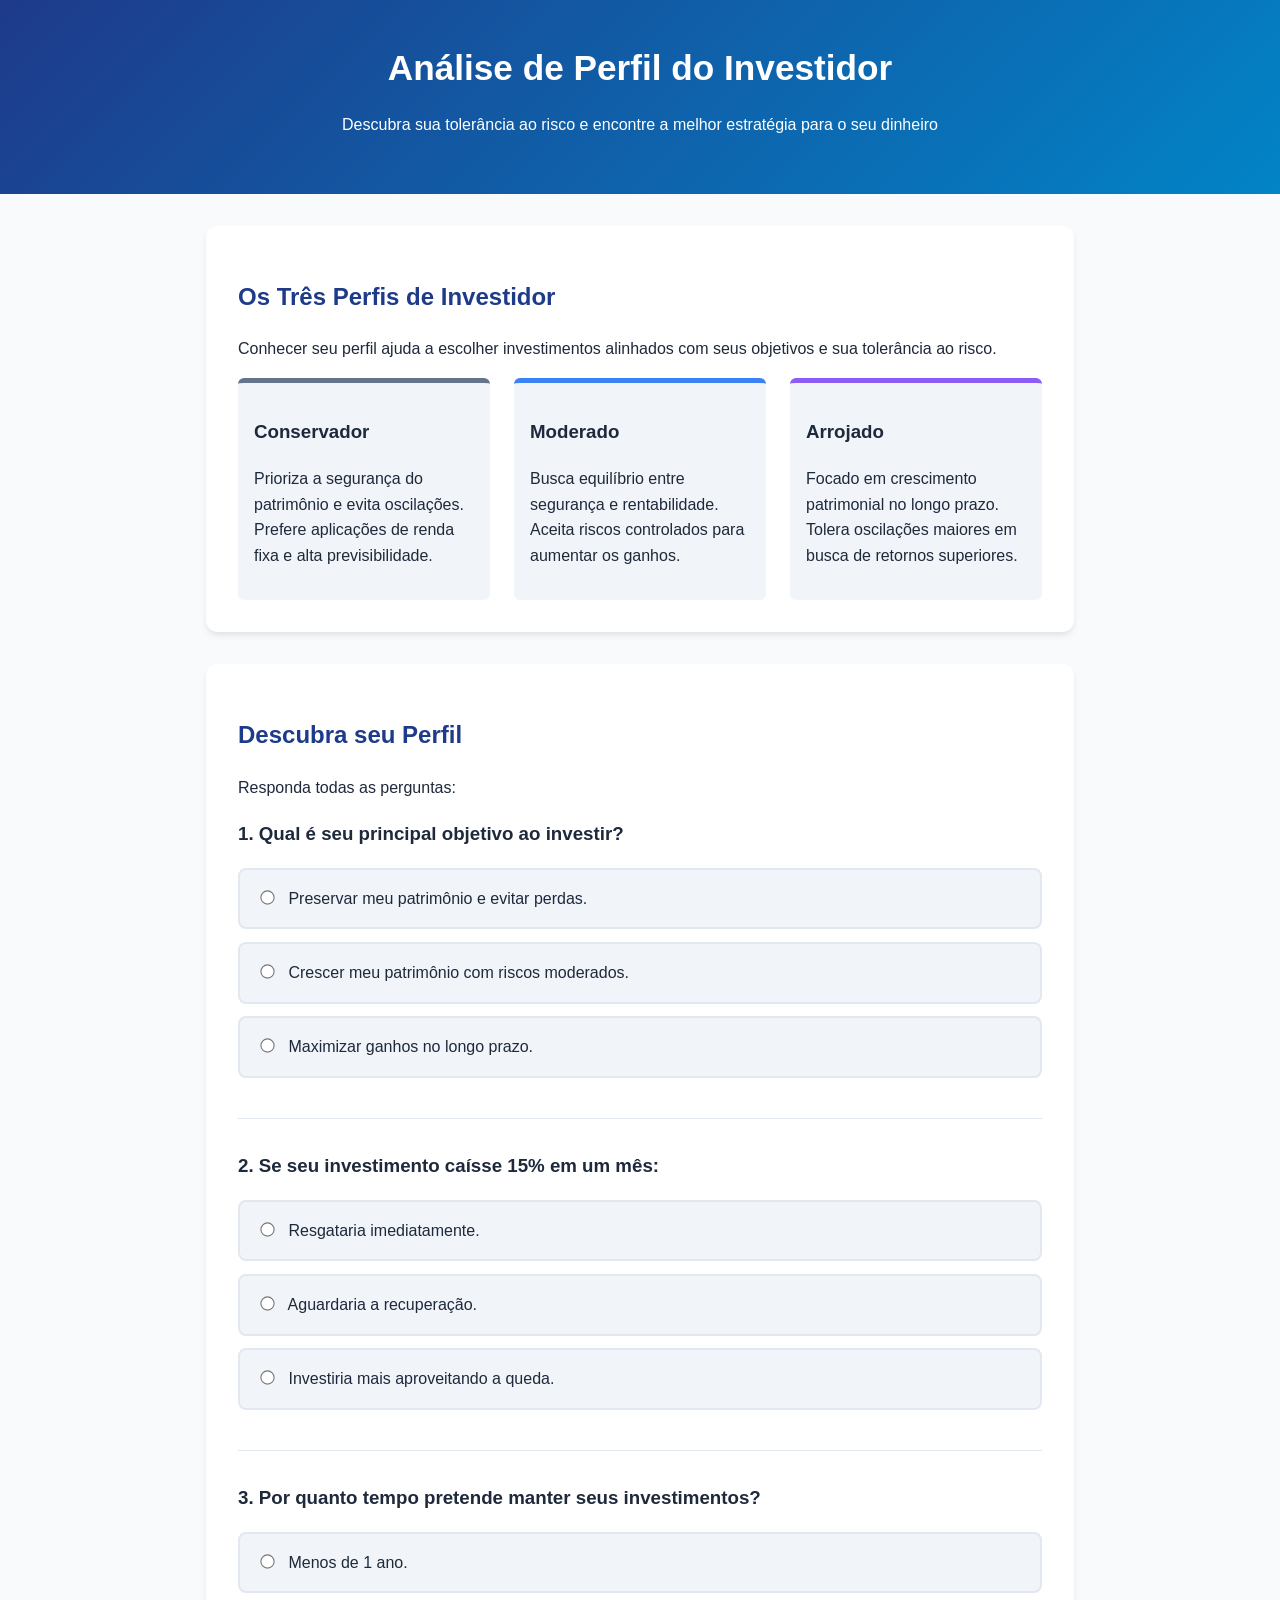
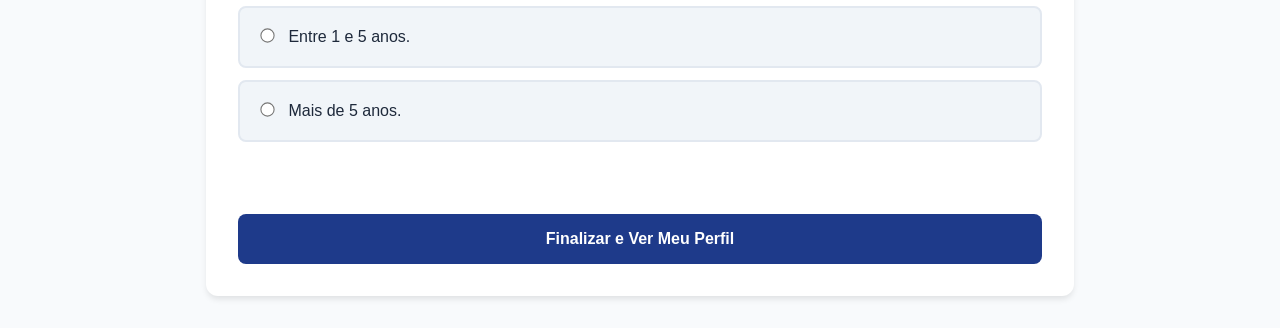
<file: index.html>
<!DOCTYPE html>
<html lang="pt-BR">
<head>
    <meta charset="UTF-8">
    <meta name="viewport" content="width=device-width, initial-scale=1.0">
    <title>Análise de Perfil do Investidor</title>

    <style>
        :root {
            --primary: #1e3a8a;
            --secondary: #0284c7;
            --dark: #1e293b;
            --light: #f8fafc;
            --success: #10b981;
        }

        * {
            box-sizing: border-box;
        }

        body {
            font-family: "Segoe UI", Tahoma, Geneva, Verdana, sans-serif;
            line-height: 1.6;
            margin: 0;
            padding: 0;
            background-color: var(--light);
            color: var(--dark);
        }

        header {
            background: linear-gradient(135deg, var(--primary), var(--secondary));
            color: white;
            text-align: center;
            padding: 2.5rem 1rem;
        }

        h1 {
            margin: 0;
            font-size: 2.2rem;
        }

        h2 {
            color: var(--primary);
        }

        .container {
            max-width: 900px;
            margin: 2rem auto;
            padding: 0 1rem;
        }

        .section-profiles,
        .quiz-container,
        .result-box {
            background: white;
            padding: 2rem;
            border-radius: 12px;
            box-shadow: 0 4px 6px -1px rgba(0,0,0,.1);
            margin-bottom: 2rem;
        }

        .profiles-grid {
            display: grid;
            grid-template-columns: repeat(auto-fit, minmax(220px, 1fr));
            gap: 1.5rem;
            margin-top: 1rem;
        }

        .profile-card {
            border-top: 5px solid var(--secondary);
            padding: 1rem;
            background: #f1f5f9;
            border-radius: 6px;
        }

        .profile-card.conservador {
            border-color: #64748b;
        }

        .profile-card.moderado {
            border-color: #3b82f6;
        }

        .profile-card.arrojado {
            border-color: #8b5cf6;
        }

        .question {
            margin-bottom: 2rem;
            border-bottom: 1px solid #e2e8f0;
            padding-bottom: 1.5rem;
        }

        .question:last-of-type {
            border-bottom: none;
        }

        .options-list {
            list-style: none;
            padding: 0;
        }

        .options-list li {
            margin-bottom: .8rem;
        }

        label {
            display: block;
            padding: 1rem;
            background: #f1f5f9;
            border: 2px solid #e2e8f0;
            border-radius: 8px;
            cursor: pointer;
            transition: .2s;
        }

        label:hover {
            background: #e2e8f0;
            border-color: var(--secondary);
        }

        input[type="radio"] {
            margin-right: 10px;
            transform: scale(1.1);
        }

        .btn {
            background-color: var(--primary);
            color: white;
            border: none;
            padding: 1rem;
            width: 100%;
            border-radius: 8px;
            font-size: 1rem;
            font-weight: bold;
            cursor: pointer;
            transition: .2s;
        }

        .btn:hover {
            background-color: var(--secondary);
        }

        .result-box {
            display: none;
            text-align: center;
            border: 3px solid var(--success);
            background: #f0fdf4;
        }

        .result-title {
            font-size: 2rem;
            color: var(--success);
            font-weight: bold;
            margin: 1rem 0;
        }

        .desc-text {
            font-size: 1.1rem;
            margin-bottom: 2rem;
        }
    </style>
</head>
<body>

<header>
    <h1>Análise de Perfil do Investidor</h1>
    <p>Descubra sua tolerância ao risco e encontre a melhor estratégia para o seu dinheiro</p>
</header>

<div class="container">

    <!-- PERFIS -->
    <section class="section-profiles">
        <h2>Os Três Perfis de Investidor</h2>
        <p>
            Conhecer seu perfil ajuda a escolher investimentos alinhados com seus objetivos
            e sua tolerância ao risco.
        </p>

        <div class="profiles-grid">

            <div class="profile-card conservador">
                <h3>Conservador</h3>
                <p>
                    Prioriza a segurança do patrimônio e evita oscilações.
                    Prefere aplicações de renda fixa e alta previsibilidade.
                </p>
            </div>

            <div class="profile-card moderado">
                <h3>Moderado</h3>
                <p>
                    Busca equilíbrio entre segurança e rentabilidade.
                    Aceita riscos controlados para aumentar os ganhos.
                </p>
            </div>

            <div class="profile-card arrojado">
                <h3>Arrojado</h3>
                <p>
                    Focado em crescimento patrimonial no longo prazo.
                    Tolera oscilações maiores em busca de retornos superiores.
                </p>
            </div>

        </div>
    </section>

    <!-- QUIZ -->
    <section class="quiz-container" id="quiz-section">

        <h2>Descubra seu Perfil</h2>
        <p>Responda todas as perguntas:</p>

        <form id="api-form">

            <div class="question">
                <h3>1. Qual é seu principal objetivo ao investir?</h3>

                <ul class="options-list">
                    <li>
                        <label>
                            <input type="radio" name="q1" value="1" required>
                            Preservar meu patrimônio e evitar perdas.
                        </label>
                    </li>

                    <li>
                        <label>
                            <input type="radio" name="q1" value="2">
                            Crescer meu patrimônio com riscos moderados.
                        </label>
                    </li>

                    <li>
                        <label>
                            <input type="radio" name="q1" value="3">
                            Maximizar ganhos no longo prazo.
                        </label>
                    </li>
                </ul>
            </div>

            <div class="question">
                <h3>2. Se seu investimento caísse 15% em um mês:</h3>

                <ul class="options-list">
                    <li>
                        <label>
                            <input type="radio" name="q2" value="1" required>
                            Resgataria imediatamente.
                        </label>
                    </li>

                    <li>
                        <label>
                            <input type="radio" name="q2" value="2">
                            Aguardaria a recuperação.
                        </label>
                    </li>

                    <li>
                        <label>
                            <input type="radio" name="q2" value="3">
                            Investiria mais aproveitando a queda.
                        </label>
                    </li>
                </ul>
            </div>

            <div class="question">
                <h3>3. Por quanto tempo pretende manter seus investimentos?</h3>

                <ul class="options-list">
                    <li>
                        <label>
                            <input type="radio" name="q3" value="1" required>
                            Menos de 1 ano.
                        </label>
                    </li>

                    <li>
                        <label>
                            <input type="radio" name="q3" value="2">
                            Entre 1 e 5 anos.
                        </label>
                    </li>

                    <li>
                        <label>
                            <input type="radio" name="q3" value="3">
                            Mais de 5 anos.
                        </label>
                    </li>
                </ul>
            </div>

            <button type="submit" class="btn">
                Finalizar e Ver Meu Perfil
            </button>

        </form>

    </section>

    <!-- RESULTADO -->
    <section class="result-box" id="result-area">

        <h2>Seu Perfil de Investidor é:</h2>

        <div class="result-title" id="profile-output"></div>

        <p class="desc-text" id="profile-desc-output"></p>

        <button
            class="btn"
            style="background:#1e293b;"
            onclick="resetQuiz()">
            Refazer Teste
        </button>

    </section>

</div>

<script>

document.getElementById('api-form').addEventListener('submit', function(event) {

    event.preventDefault();

    const q1 = parseInt(document.querySelector('input[name="q1"]:checked').value);
    const q2 = parseInt(document.querySelector('input[name="q2"]:checked').value);
    const q3 = parseInt(document.querySelector('input[name="q3"]:checked').value);

    const totalScore = q1 + q2 + q3;

    let profile = "";
    let description = "";

    if (totalScore <= 4) {

        profile = "CONSERVADOR";

        description =
            "Você prioriza segurança, previsibilidade e proteção do patrimônio. Investimentos de renda fixa costumam se adequar melhor ao seu perfil.";

    } else if (totalScore <= 7) {

        profile = "MODERADO";

        description =
            "Você busca equilíbrio entre segurança e rentabilidade. Aceita riscos moderados para alcançar retornos superiores no médio e longo prazo.";

    } else {

        profile = "ARROJADO";

        description =
            "Você possui alta tolerância ao risco e foco em crescimento patrimonial no longo prazo. Oscilações fazem parte da sua estratégia para buscar maiores retornos.";

    }

    document.getElementById("profile-output").textContent = profile;
    document.getElementById("profile-desc-output").textContent = description;

    document.getElementById("quiz-section").style.display = "none";
    document.getElementById("result-area").style.display = "block";

    window.scrollTo({
        top: document.body.scrollHeight,
        behavior: "smooth"
    });

});

function resetQuiz() {

    document.getElementById("api-form").reset();

    document.getElementById("result-area").style.display = "none";
    document.getElementById("quiz-section").style.display = "block";

    window.scrollTo({
        top: 0,
        behavior: "smooth"
    });

}

</script>

</body>
</html>
</file>
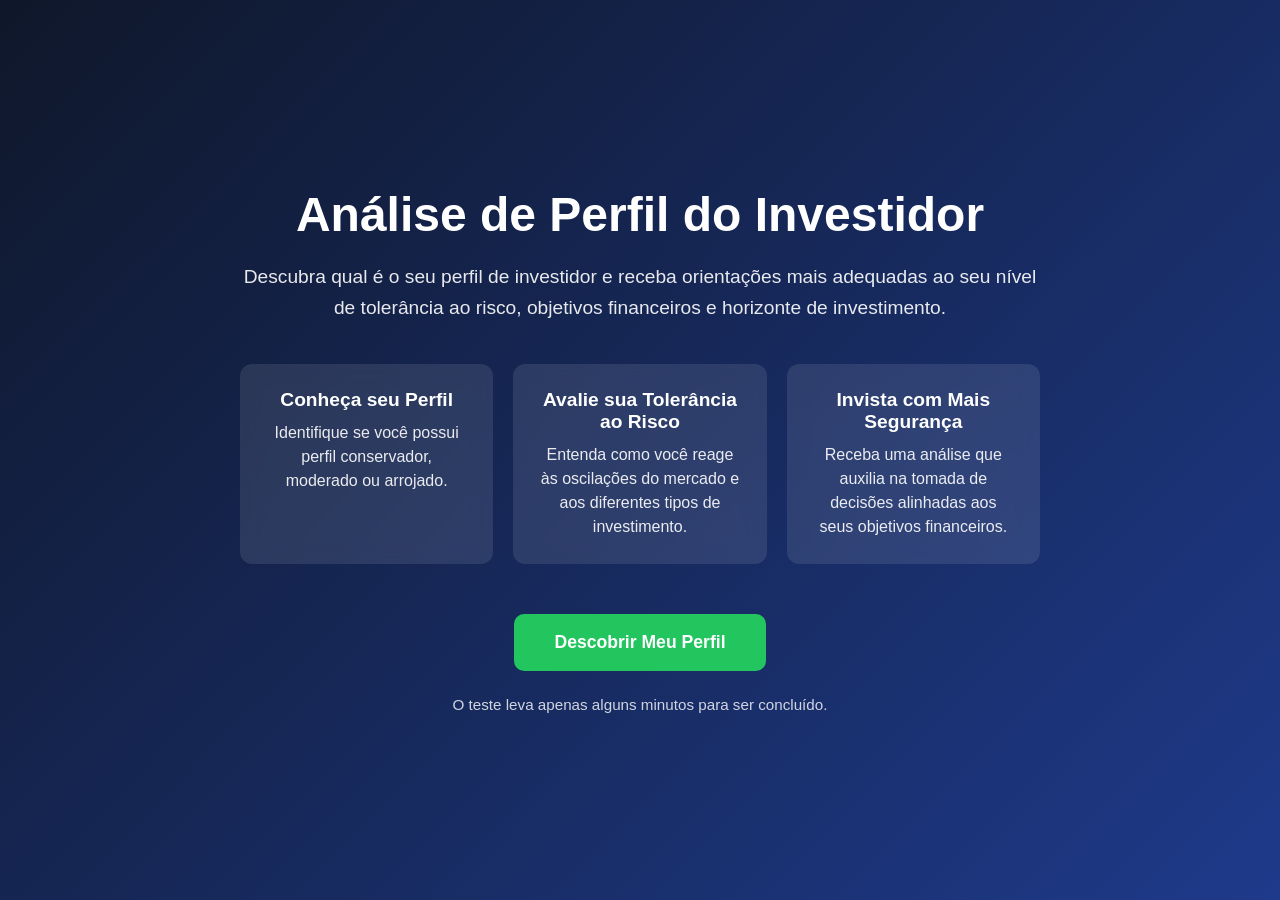
<file: main.html>
<!DOCTYPE html>
<html lang="pt-BR">
<head>
    <meta charset="UTF-8">
    <meta name="viewport" content="width=device-width, initial-scale=1.0">
    <title>Análise de Perfil do Investidor</title>
    <link rel="stylesheet" href="/source/style.css">
</head>
<body>

<section class="hero">
    <div class="container">

        <h1>Análise de Perfil do Investidor</h1>

        <p class="subtitle">
            Descubra qual é o seu perfil de investidor e receba orientações
            mais adequadas ao seu nível de tolerância ao risco, objetivos
            financeiros e horizonte de investimento.
        </p>

        <div class="benefits">
            <div class="card">
                <h3>Conheça seu Perfil</h3>
                <p>
                    Identifique se você possui perfil conservador,
                    moderado ou arrojado.
                </p>
            </div>

            <div class="card">
                <h3>Avalie sua Tolerância ao Risco</h3>
                <p>
                    Entenda como você reage às oscilações do mercado
                    e aos diferentes tipos de investimento.
                </p>
            </div>

            <div class="card">
                <h3>Invista com Mais Segurança</h3>
                <p>
                    Receba uma análise que auxilia na tomada de decisões
                    alinhadas aos seus objetivos financeiros.
                </p>
            </div>
        </div>

        <a href="https://pt.quizur.com/quiz/descubra-o-seu-perfil-investidor-1nJj0" class="cta-button">
            Descobrir Meu Perfil
        </a>

        <p class="footer-text">
            O teste leva apenas alguns minutos para ser concluído.
        </p>

    </div>
</section>

</body>
</html>
</file>
<file: source/style.css>
* {
    margin: 0;
    padding: 0;
    box-sizing: border-box;
    font-family: Arial, sans-serif;
}

body {
    background: #f5f7fa;
    color: #1f2937;
}

.hero {
     min-height: 100vh;
    display: flex;
    align-items: center;
    justify-content: center;
    padding: 40px 20px;
    background: linear-gradient(135deg, #0f172a, #1e3a8a);
}

.container {
    max-width: 1100px;
    text-align: center;
    color: white;
}

h1 {
    font-size: 3rem;
    margin-bottom: 20px;
}

.subtitle {
    font-size: 1.2rem;
    line-height: 1.6;
    max-width: 800px;
    margin: 0 auto 40px;
     opacity: 0.9;
}

.benefits {
    display: grid;
    grid-template-columns: repeat(auto-fit, minmax(250px, 1fr));
    gap: 20px;
    margin-bottom: 50px;
}

.card {
    background: rgba(255,255,255,0.1);
    padding: 25px;
    border-radius: 12px;
    backdrop-filter: blur(10px);
}

.card h3 {
    margin-bottom: 10px;
    font-size: 1.2rem;
}

.card p {
    opacity: 0.9;
    line-height: 1.5;
}
.cta-button {
    display: inline-block;
    padding: 18px 40px;
    font-size: 1.1rem;
    font-weight: bold;
    text-decoration: none;
    color: white;
    background: #22c55e;
    border-radius: 10px;
    transition: 0.3s;
}

.cta-button:hover {
    background: #16a34a;
    transform: translateY(-2px);
}

.footer-text {
    margin-top: 25px;
    opacity: 0.8;
    font-size: 0.95rem;
}

@media (max-width: 768px) {
    h1 {
        font-size: 2.2rem;
    }

    .subtitle {
        font-size: 1rem;
    }
}
</file>
